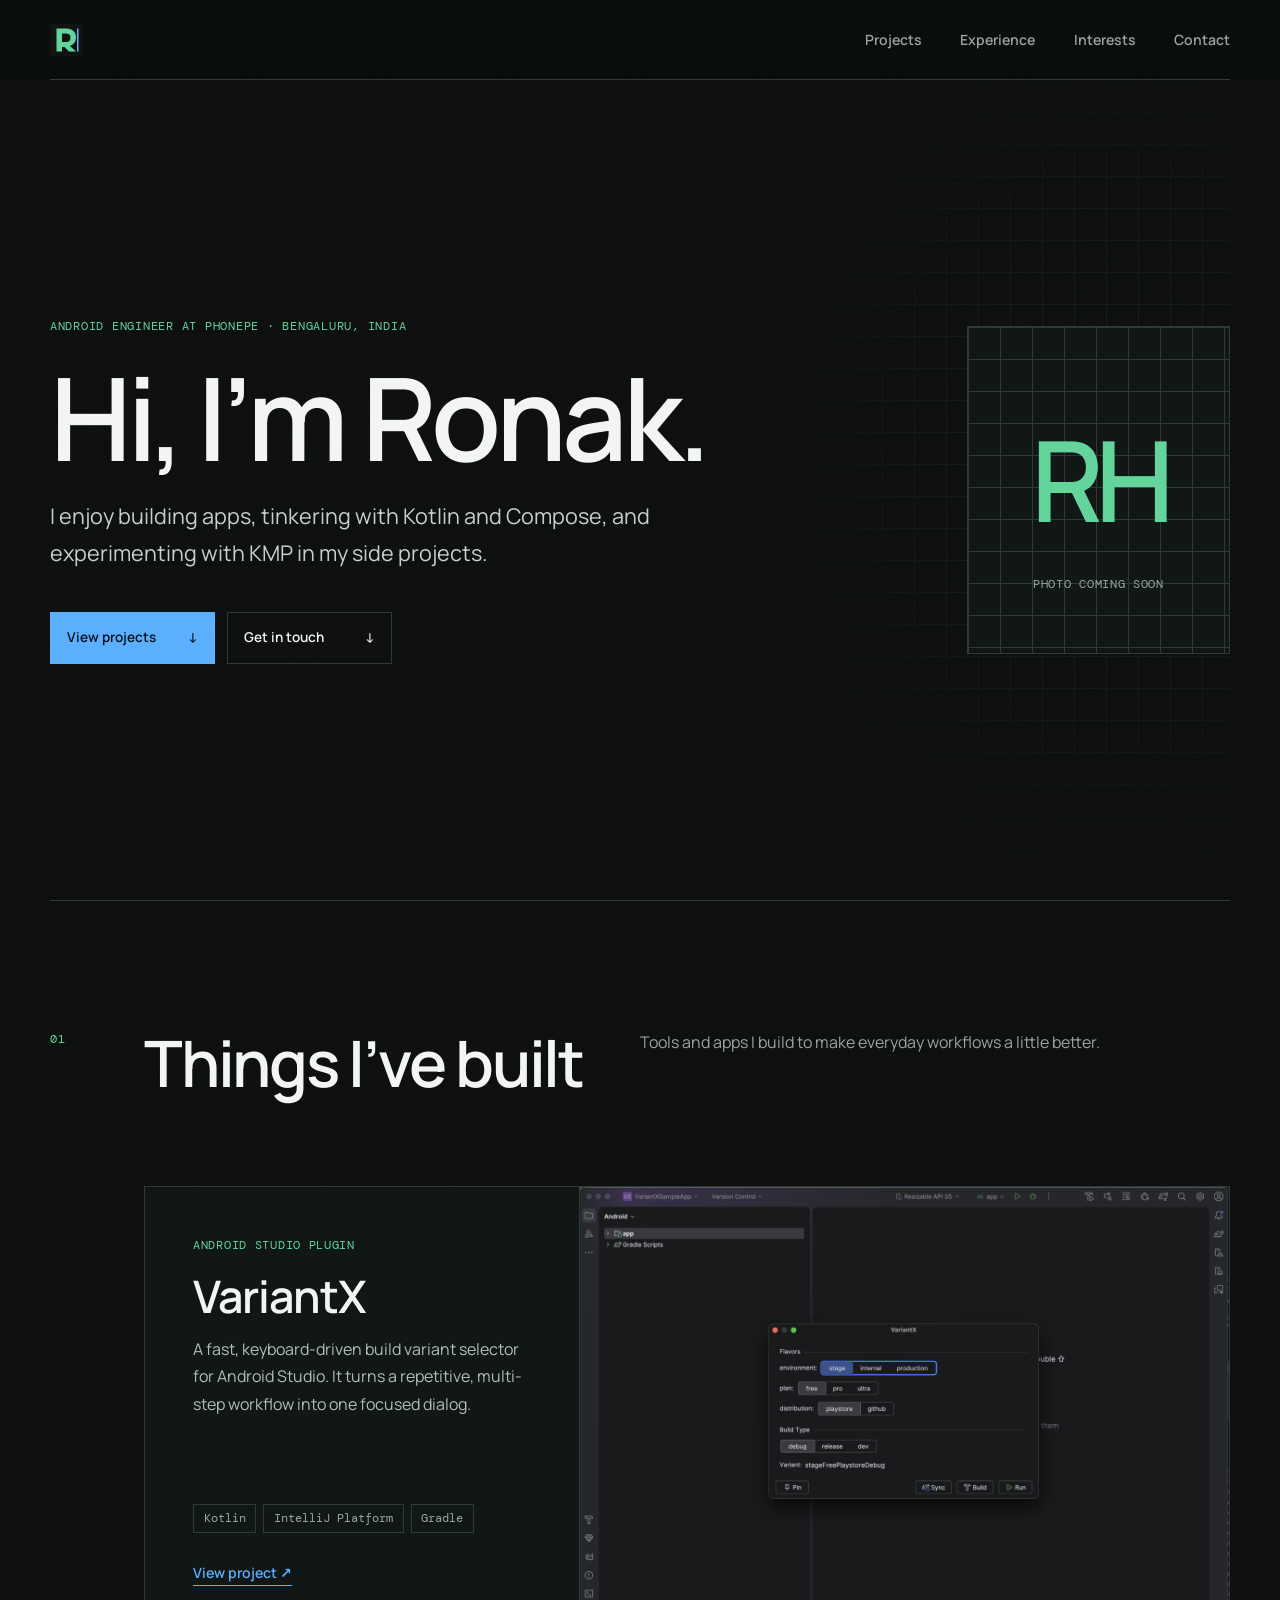
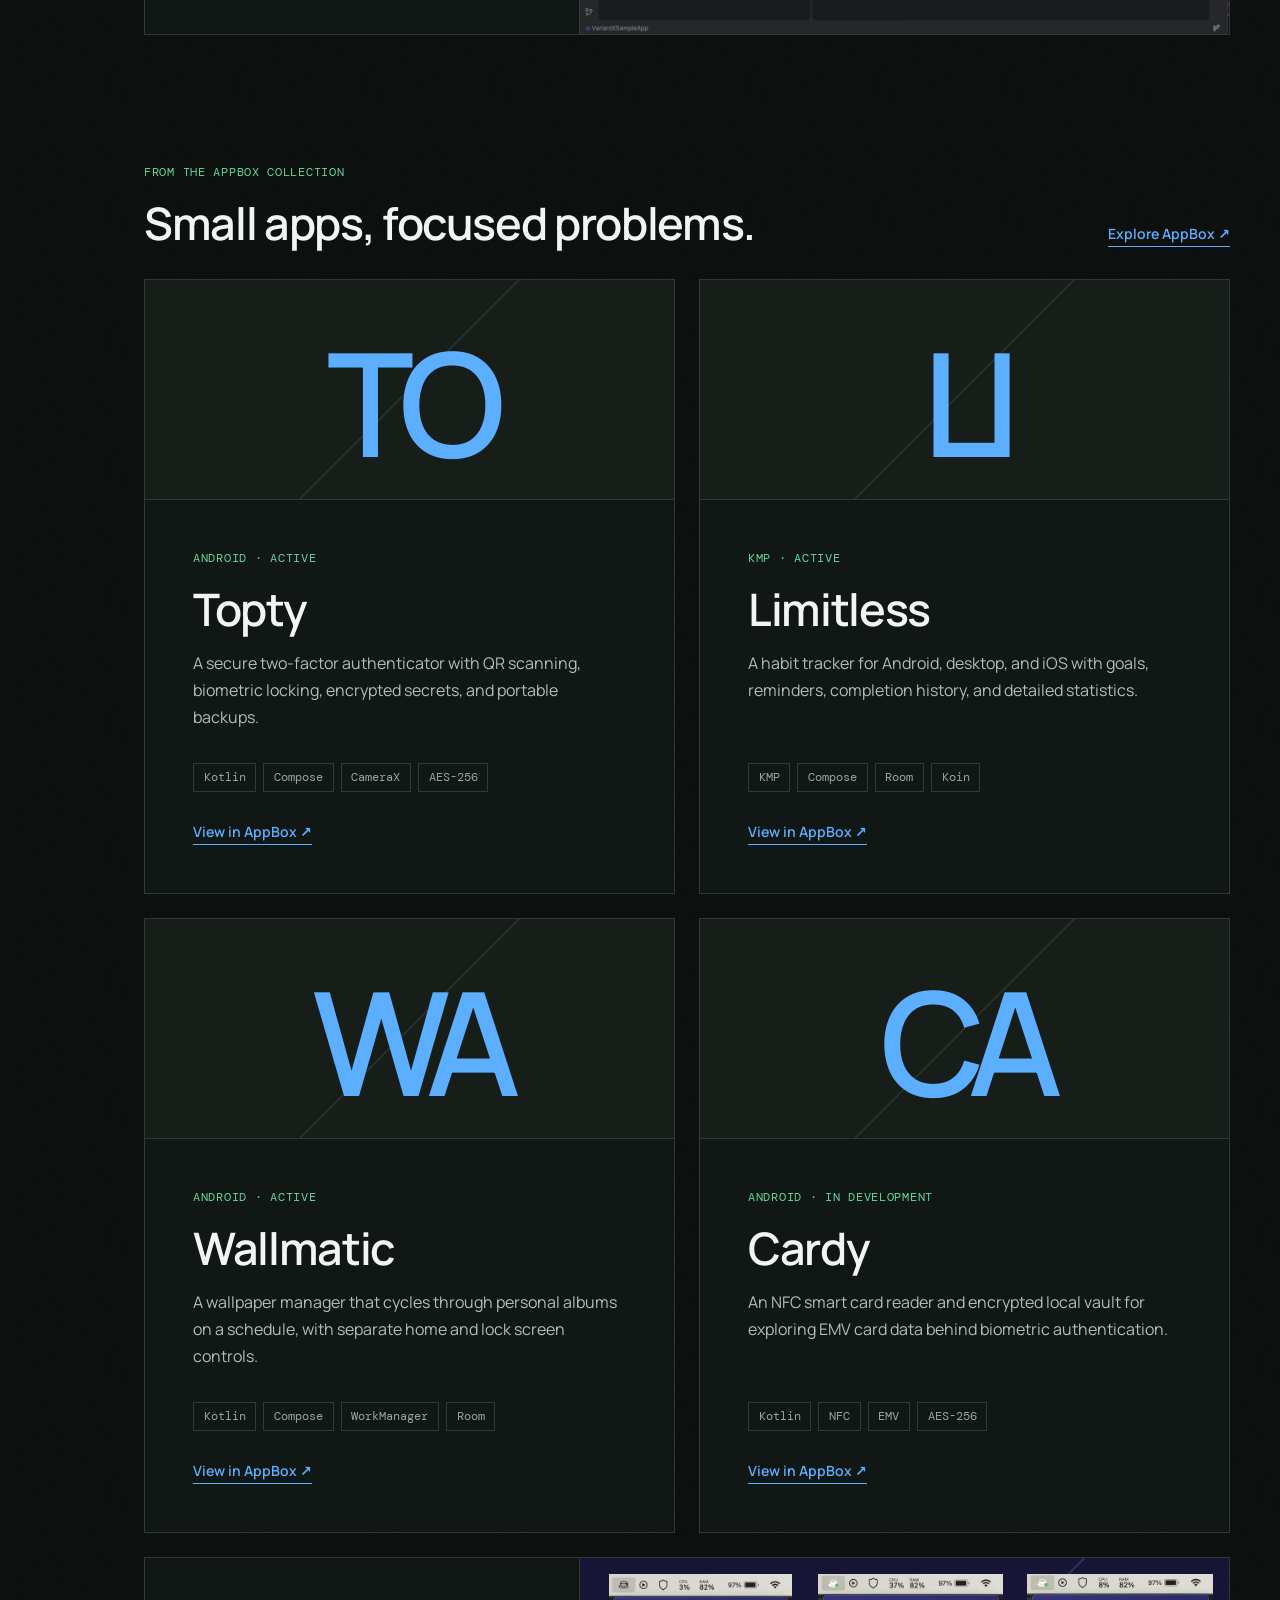
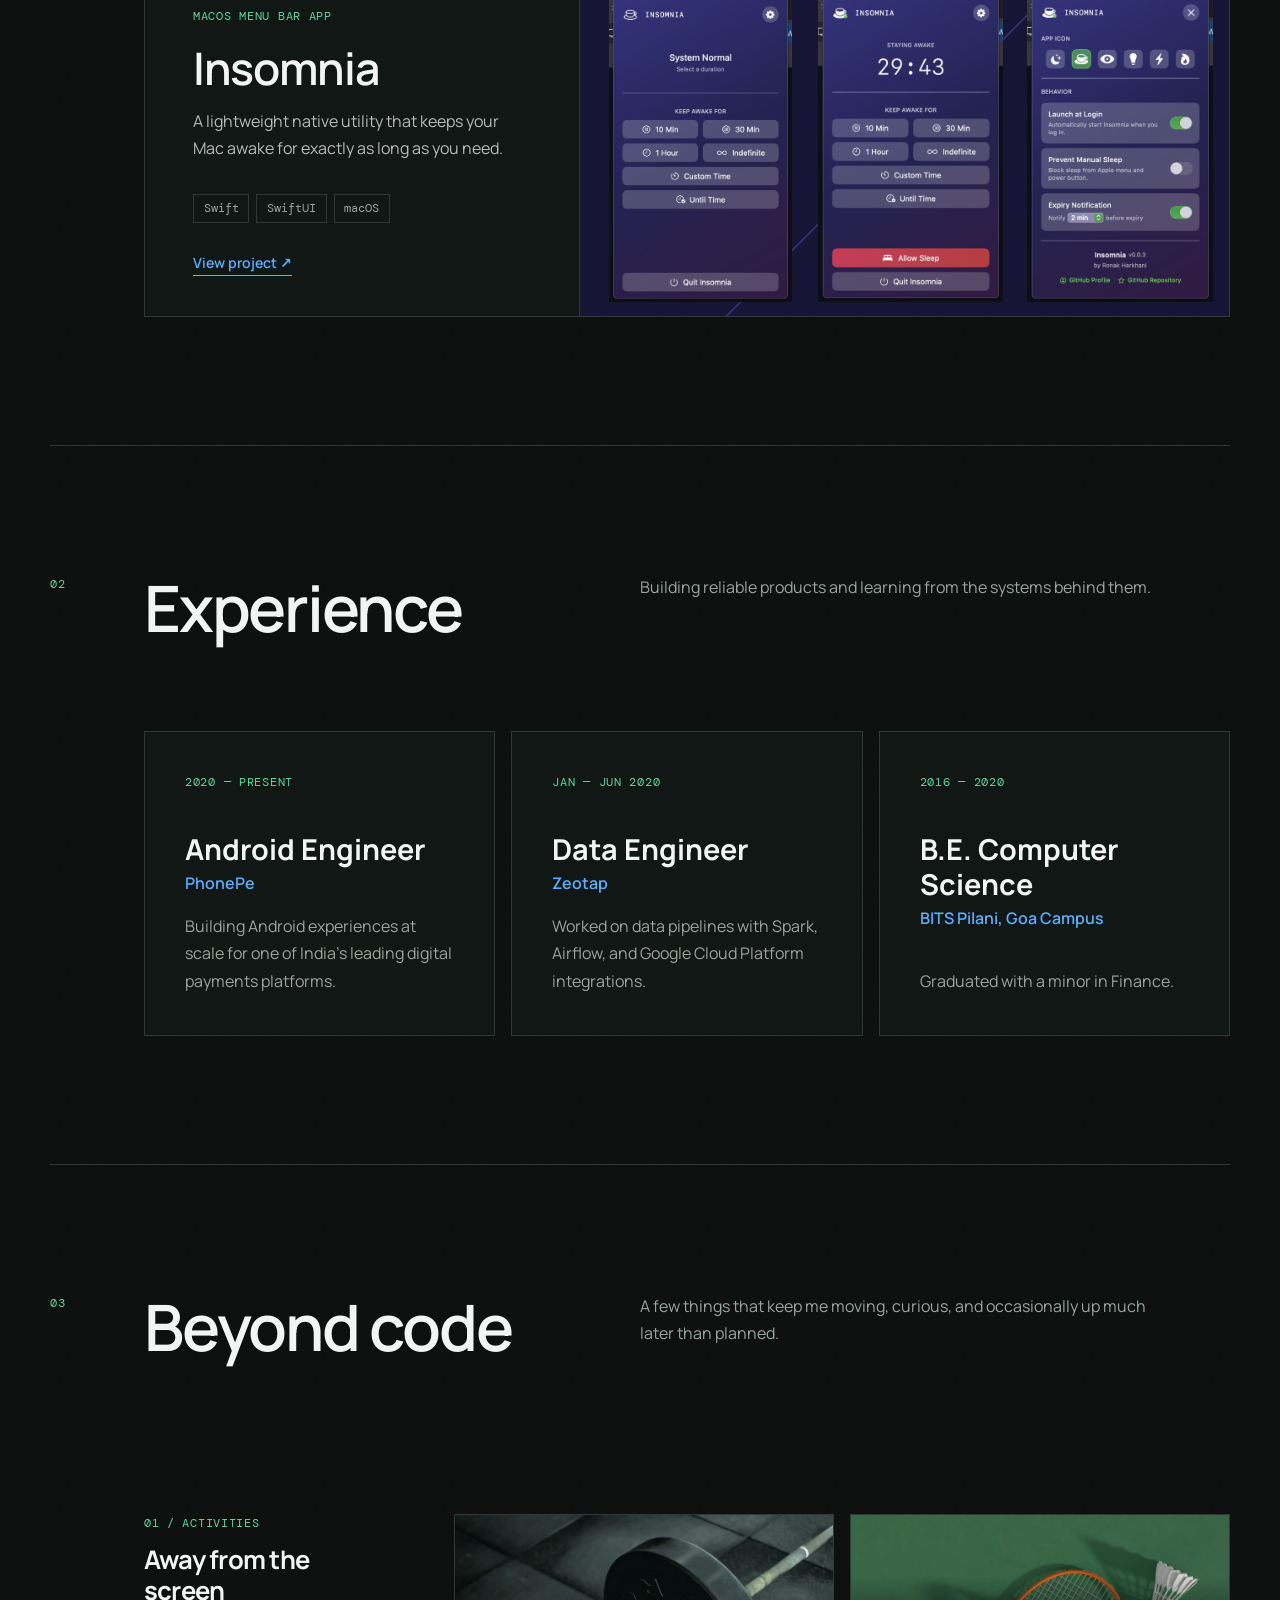
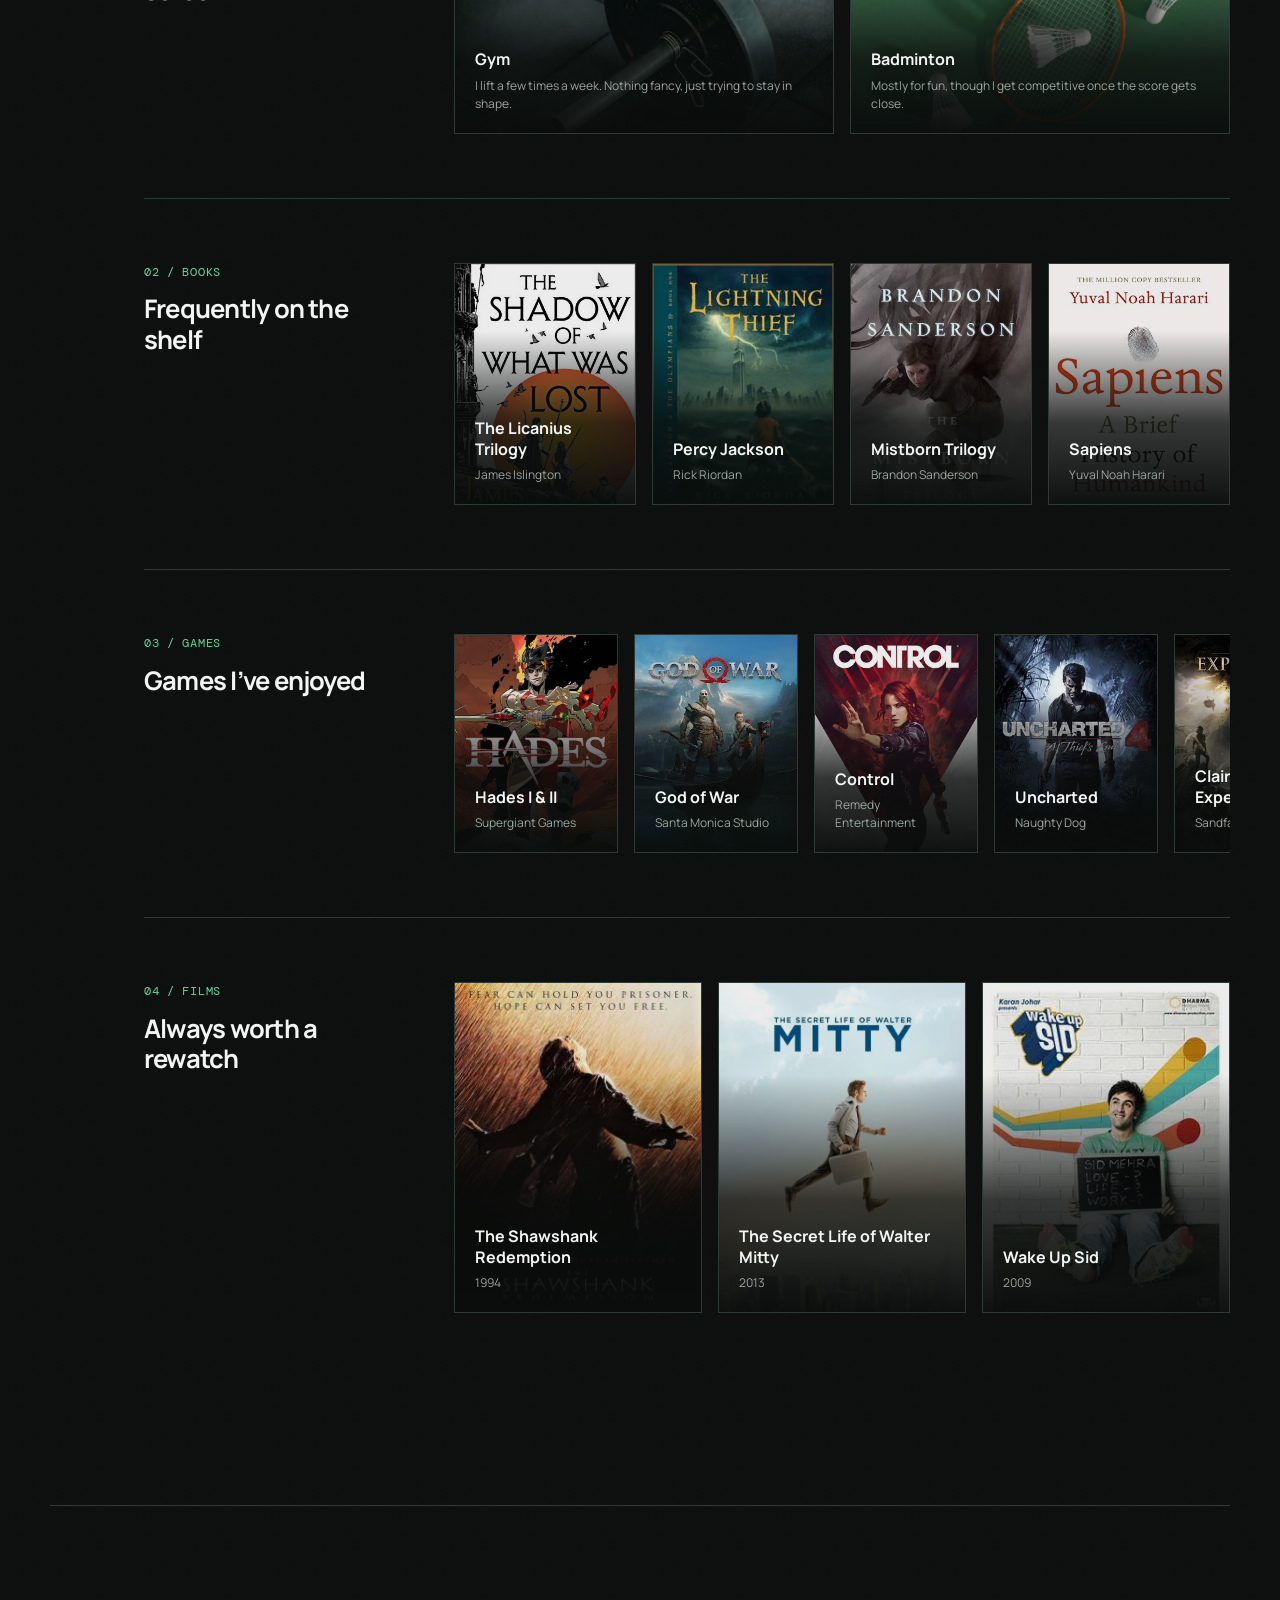
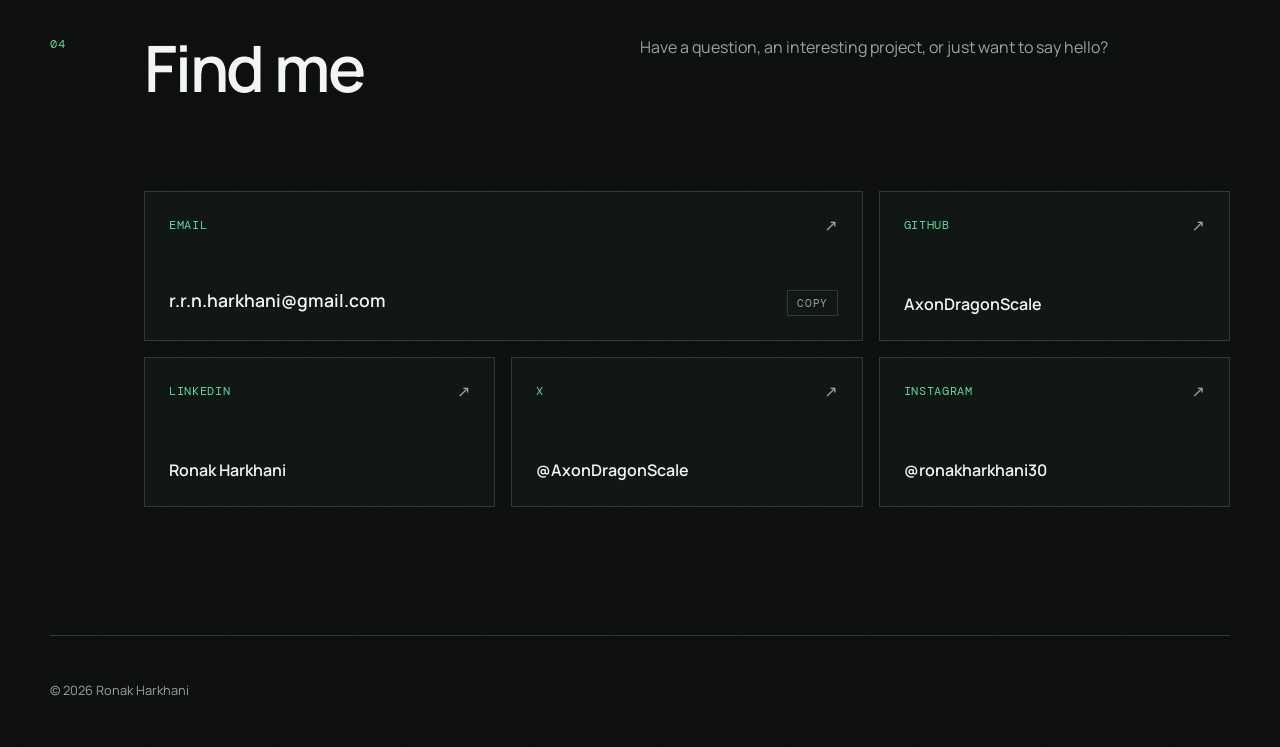
<file: index.html>
<!doctype html>
<html lang="en">
  <head>
    <meta charset="utf-8">
    <meta name="viewport" content="width=device-width, initial-scale=1">
    <meta
      name="description"
      content="Ronak Harkhani is an Android engineer in Bengaluru building mobile apps and developer tools."
    >
    <meta name="theme-color" content="#0a0d0c">
    <meta property="og:title" content="Ronak Harkhani — Android Engineer">
    <meta
      property="og:description"
      content="Android engineer building mobile apps, developer tools, and thoughtful software."
    >
    <meta property="og:type" content="website">
    <meta property="og:url" content="https://axondragonscale.github.io/">
    <meta
      property="og:image"
      content="https://axondragonscale.github.io/assets/social/og.png"
    >
    <meta property="og:image:width" content="1200">
    <meta property="og:image:height" content="630">
    <meta
      property="og:image:alt"
      content="Dark card with Ronak Harkhani in large white type, Android Engineer in green monospace above it, and Bengaluru, India with axondragonscale.github.io below."
    >
    <meta property="og:site_name" content="Ronak Harkhani">
    <meta name="twitter:card" content="summary_large_image">
    <meta name="twitter:title" content="Ronak Harkhani — Android Engineer">
    <meta
      name="twitter:description"
      content="Android engineer building mobile apps, developer tools, and thoughtful software."
    >
    <meta
      name="twitter:image"
      content="https://axondragonscale.github.io/assets/social/og.png"
    >
    <meta
      name="twitter:image:alt"
      content="Dark card with Ronak Harkhani in large white type, Android Engineer in green monospace above it, and Bengaluru, India with axondragonscale.github.io below."
    >
    <title>Ronak Harkhani — Android Engineer</title>
    <link rel="canonical" href="https://axondragonscale.github.io/">
    <link rel="icon" href="favicon-r.svg" type="image/svg+xml">
    <link rel="preconnect" href="https://fonts.googleapis.com">
    <link rel="preconnect" href="https://fonts.gstatic.com" crossorigin>
    <link
      href="https://fonts.googleapis.com/css2?family=DM+Mono:wght@400&family=Manrope:wght@400;600&display=swap"
      rel="stylesheet"
    >
    <link rel="stylesheet" href="styles.css">
    <script src="script.js" defer></script>
  </head>
  <body>
    <a class="skip-link" href="#main">Skip to content</a>

    <header class="site-header">
      <div class="site-header-inner">
        <a class="wordmark" href="#top" aria-label="Ronak Harkhani, home">
          <img src="favicon-r.svg" alt="" width="32" height="32">
        </a>
        <nav aria-label="Primary navigation">
          <a href="#work">Projects</a>
          <a href="#experience">Experience</a>
          <a href="#about">Interests</a>
          <a href="#contact">Contact</a>
        </nav>
      </div>
    </header>

    <main id="main">
      <section class="hero" id="top" aria-labelledby="hero-title">
        <div class="hero-copy">
          <p class="eyebrow">Android Engineer at PhonePe · Bengaluru, India</p>
          <h1 id="hero-title">Hi, I’m Ronak.</h1>
          <p class="hero-intro">
            I enjoy building apps, tinkering with Kotlin and Compose, and
            experimenting with KMP in my side projects.
          </p>
          <div class="actions">
            <a class="button primary" href="#work">View projects <span aria-hidden="true">↓</span></a>
            <a class="button" href="#contact">
              Get in touch <span aria-hidden="true">↓</span>
            </a>
          </div>
        </div>
        <div class="portrait-placeholder" aria-label="Profile photo placeholder">
          <span>RH</span>
          <small>Photo coming soon</small>
        </div>
      </section>

      <section class="section" id="work" aria-labelledby="work-title">
        <p class="section-number">01</p>
        <header class="section-heading">
          <h2 id="work-title">Things I’ve built</h2>
          <p>Tools and apps I build to make everyday workflows a little better.</p>
        </header>

        <article class="project project-featured">
          <div class="project-copy">
            <p class="project-kind">Android Studio plugin</p>
            <h3>VariantX</h3>
            <p>
              A fast, keyboard-driven build variant selector for Android Studio.
              It turns a repetitive, multi-step workflow into one focused dialog.
            </p>
            <ul class="tags" aria-label="Technologies used">
              <li>Kotlin</li>
              <li>IntelliJ Platform</li>
              <li>Gradle</li>
            </ul>
            <a
              class="text-link"
              href="https://github.com/AxonDragonScale/VariantX"
              target="_blank"
              rel="noreferrer"
            >
              View project <span aria-hidden="true">↗</span>
            </a>
          </div>
          <div
            class="project-image"
          >
            <picture>
              <source srcset="assets/projects/variantx-dialog.avif" type="image/avif">
              <img
                src="assets/projects/variantx-dialog.jpg"
                alt="VariantX dialog showing Android flavor and build type controls"
                width="1400"
                height="965"
                loading="lazy"
                decoding="async"
              >
            </picture>
          </div>
        </article>

        <div class="collection-heading">
          <div>
            <p class="project-kind">From the AppBox collection</p>
            <h3>Small apps, focused problems.</h3>
          </div>
          <a
            class="text-link"
            href="https://github.com/AxonDragonScale/AppBox"
            target="_blank"
            rel="noreferrer"
          >
            Explore AppBox <span aria-hidden="true">↗</span>
          </a>
        </div>

        <div class="app-grid">
          <article class="project app-project">
            <div class="project-mark" aria-hidden="true">TO</div>
            <div class="project-copy">
              <p class="project-kind">Android · Active</p>
              <h3>Topty</h3>
              <p>
                A secure two-factor authenticator with QR scanning, biometric
                locking, encrypted secrets, and portable backups.
              </p>
              <ul class="tags" aria-label="Technologies used">
                <li>Kotlin</li>
                <li>Compose</li>
                <li>CameraX</li>
                <li>AES-256</li>
              </ul>
              <a
                class="text-link"
                href="https://github.com/AxonDragonScale/AppBox/tree/main/apps/topty"
                target="_blank"
                rel="noreferrer"
              >
                View in AppBox <span aria-hidden="true">↗</span>
              </a>
            </div>
          </article>

          <article class="project app-project">
            <div class="project-mark" aria-hidden="true">LI</div>
            <div class="project-copy">
              <p class="project-kind">KMP · Active</p>
              <h3>Limitless</h3>
              <p>
                A habit tracker for Android, desktop, and iOS with goals,
                reminders, completion history, and detailed statistics.
              </p>
              <ul class="tags" aria-label="Technologies used">
                <li>KMP</li>
                <li>Compose</li>
                <li>Room</li>
                <li>Koin</li>
              </ul>
              <a
                class="text-link"
                href="https://github.com/AxonDragonScale/AppBox/tree/main/apps/limitless"
                target="_blank"
                rel="noreferrer"
              >
                View in AppBox <span aria-hidden="true">↗</span>
              </a>
            </div>
          </article>

          <article class="project app-project">
            <div class="project-mark" aria-hidden="true">WA</div>
            <div class="project-copy">
              <p class="project-kind">Android · Active</p>
              <h3>Wallmatic</h3>
              <p>
                A wallpaper manager that cycles through personal albums on a
                schedule, with separate home and lock screen controls.
              </p>
              <ul class="tags" aria-label="Technologies used">
                <li>Kotlin</li>
                <li>Compose</li>
                <li>WorkManager</li>
                <li>Room</li>
              </ul>
              <a
                class="text-link"
                href="https://github.com/AxonDragonScale/AppBox/tree/main/apps/wallmatic"
                target="_blank"
                rel="noreferrer"
              >
                View in AppBox <span aria-hidden="true">↗</span>
              </a>
            </div>
          </article>

          <article class="project app-project">
            <div class="project-mark" aria-hidden="true">CA</div>
            <div class="project-copy">
              <p class="project-kind">Android · In development</p>
              <h3>Cardy</h3>
              <p>
                An NFC smart card reader and encrypted local vault for exploring
                EMV card data behind biometric authentication.
              </p>
              <ul class="tags" aria-label="Technologies used">
                <li>Kotlin</li>
                <li>NFC</li>
                <li>EMV</li>
                <li>AES-256</li>
              </ul>
              <a
                class="text-link"
                href="https://github.com/AxonDragonScale/AppBox/tree/main/apps/cardy"
                target="_blank"
                rel="noreferrer"
              >
                View in AppBox <span aria-hidden="true">↗</span>
              </a>
            </div>
          </article>
        </div>

        <article class="project project-featured insomnia-project">
          <div class="project-copy">
            <p class="project-kind">macOS menu bar app</p>
            <h3>Insomnia</h3>
            <p>
              A lightweight native utility that keeps your Mac awake for exactly
              as long as you need.
            </p>
            <ul class="tags" aria-label="Technologies used">
              <li>Swift</li>
              <li>SwiftUI</li>
              <li>macOS</li>
            </ul>
            <a
              class="text-link"
              href="https://github.com/AxonDragonScale/Insomnia"
              target="_blank"
              rel="noreferrer"
            >
              View project <span aria-hidden="true">↗</span>
            </a>
          </div>
          <div
            class="project-image"
          >
            <picture>
              <source srcset="assets/projects/insomnia-home-inactive.avif" type="image/avif">
              <img
                src="assets/projects/insomnia-home-inactive.jpg"
                alt="Insomnia macOS menu bar app ready to start a keep-awake timer"
                width="440"
                height="785"
                loading="lazy"
                decoding="async"
              >
            </picture>
            <picture>
              <source srcset="assets/projects/insomnia-home-active.avif" type="image/avif">
              <img
                src="assets/projects/insomnia-home-active.jpg"
                alt="Insomnia macOS menu bar app showing an active keep-awake timer and duration controls"
                width="440"
                height="779"
                loading="lazy"
                decoding="async"
              >
            </picture>
            <picture>
              <source srcset="assets/projects/insomnia-settings.avif" type="image/avif">
              <img
                src="assets/projects/insomnia-settings.jpg"
                alt="Insomnia settings for notifications, launch behavior, and menu bar appearance"
                width="440"
                height="777"
                loading="lazy"
                decoding="async"
              >
            </picture>
          </div>
        </article>
      </section>

      <section class="section" id="experience" aria-labelledby="experience-title">
        <p class="section-number">02</p>
        <header class="section-heading">
          <h2 id="experience-title">Experience</h2>
          <p>Building reliable products and learning from the systems behind them.</p>
        </header>

        <div class="timeline">
          <article class="timeline-item">
            <p class="timeline-date">2020 — Present</p>
            <div>
              <h3>Android Engineer</h3>
              <p class="organization">PhonePe</p>
              <p>
                Building Android experiences at scale for one of India’s leading
                digital payments platforms.
              </p>
            </div>
          </article>
          <article class="timeline-item">
            <p class="timeline-date">Jan — Jun 2020</p>
            <div>
              <h3>Data Engineer</h3>
              <p class="organization">Zeotap</p>
              <p>
                Worked on data pipelines with Spark, Airflow, and Google Cloud
                Platform integrations.
              </p>
            </div>
          </article>
          <article class="timeline-item">
            <p class="timeline-date">2016 — 2020</p>
            <div>
              <h3>B.E. Computer Science</h3>
              <p class="organization">BITS Pilani, Goa Campus</p>
              <p>Graduated with a minor in Finance.</p>
            </div>
          </article>
        </div>
      </section>

      <section class="section about" id="about" aria-labelledby="about-title">
        <p class="section-number">03</p>
        <header class="section-heading">
          <h2 id="about-title">Beyond code</h2>
          <p>
            A few things that keep me moving, curious, and occasionally up much
            later than planned.
          </p>
        </header>

        <div class="interest-groups">
          <section class="interest-group" aria-labelledby="activities-title">
            <div class="interest-heading">
              <p>01 / Activities</p>
              <h3 id="activities-title">Away from the screen</h3>
            </div>
            <div class="carousel" data-carousel>
              <div
                class="interest-grid activities-grid"
                id="activities-grid"
                role="region"
                aria-label="Activities"
                tabindex="0"
              >
                <article class="interest-card activity-card">
                  <picture>
                    <source srcset="assets/activity/gym.avif" type="image/avif">
                    <img
                      class="interest-image"
                      src="assets/activity/gym.jpg"
                      alt=""
                      width="840"
                      height="560"
                      loading="lazy"
                      decoding="async"
                    >
                  </picture>
                  <h4>Gym</h4>
                  <p>I lift a few times a week. Nothing fancy, just trying to stay in shape.</p>
                </article>
                <article class="interest-card activity-card">
                  <picture>
                    <source srcset="assets/activity/badminton.avif" type="image/avif">
                    <img
                      class="interest-image"
                      src="assets/activity/badminton.jpg"
                      alt=""
                      width="840"
                      height="630"
                      loading="lazy"
                      decoding="async"
                    >
                  </picture>
                  <h4>Badminton</h4>
                  <p>Mostly for fun, though I get competitive once the score gets close.</p>
                </article>
              </div>
            </div>
          </section>

          <section class="interest-group" aria-labelledby="books-title">
            <div class="interest-heading">
              <p>02 / Books</p>
              <h3 id="books-title">Frequently on the shelf</h3>
            </div>
            <div class="carousel" data-carousel>
              <div
                class="interest-grid"
                id="books-grid"
                role="region"
                aria-label="Books"
                tabindex="0"
              >
                <article class="interest-card media-card book-card">
                  <picture>
                    <source srcset="assets/covers/book-licanius.avif" type="image/avif">
                    <img
                      class="interest-image"
                      src="assets/covers/book-licanius.jpg"
                      alt=""
                      width="331"
                      height="500"
                      loading="lazy"
                      decoding="async"
                    >
                  </picture>
                  <h4>
                    <a
                      href="https://www.google.com/search?q=The+Licanius+Trilogy+James+Islington"
                      target="_blank"
                      rel="noreferrer"
                    >The Licanius Trilogy</a>
                  </h4>
                  <p>James Islington</p>
                </article>
                <article class="interest-card media-card book-card">
                  <picture>
                    <source srcset="assets/covers/book-percy-jackson.avif" type="image/avif">
                    <img
                      class="interest-image"
                      src="assets/covers/book-percy-jackson.jpg"
                      alt=""
                      width="238"
                      height="315"
                      loading="lazy"
                      decoding="async"
                    >
                  </picture>
                  <h4>
                    <a
                      href="https://www.google.com/search?q=Percy+Jackson+Rick+Riordan"
                      target="_blank"
                      rel="noreferrer"
                    >Percy Jackson</a>
                  </h4>
                  <p>Rick Riordan</p>
                </article>
                <article class="interest-card media-card book-card">
                  <picture>
                    <source srcset="assets/covers/book-mistborn.avif" type="image/avif">
                    <img
                      class="interest-image"
                      src="assets/covers/book-mistborn.jpg"
                      alt=""
                      width="330"
                      height="500"
                      loading="lazy"
                      decoding="async"
                    >
                  </picture>
                  <h4>
                    <a
                      href="https://www.google.com/search?q=Mistborn+Trilogy+Brandon+Sanderson"
                      target="_blank"
                      rel="noreferrer"
                    >Mistborn Trilogy</a>
                  </h4>
                  <p>Brandon Sanderson</p>
                </article>
                <article class="interest-card media-card book-card">
                  <picture>
                    <source srcset="assets/covers/book-sapiens.avif" type="image/avif">
                    <img
                      class="interest-image"
                      src="assets/covers/book-sapiens.jpg"
                      alt=""
                      width="326"
                      height="500"
                      loading="lazy"
                      decoding="async"
                    >
                  </picture>
                  <h4>
                    <a
                      href="https://www.google.com/search?q=Sapiens+Yuval+Noah+Harari"
                      target="_blank"
                      rel="noreferrer"
                    >Sapiens</a>
                  </h4>
                  <p>Yuval Noah Harari</p>
                </article>
              </div>
            </div>
          </section>

          <section class="interest-group" aria-labelledby="games-title">
            <div class="interest-heading">
              <p>03 / Games</p>
              <h3 id="games-title">Games I’ve enjoyed</h3>
            </div>
            <div class="carousel" data-carousel>
              <div
                class="interest-grid games-grid"
                id="games-grid"
                role="region"
                aria-label="Games"
                tabindex="0"
              >
                <article class="interest-card media-card game-card">
                  <picture>
                    <source srcset="assets/covers/game-hades.avif" type="image/avif">
                    <img
                      class="interest-image"
                      src="assets/covers/game-hades.jpg"
                      alt=""
                      width="273"
                      height="365"
                      loading="lazy"
                      decoding="async"
                    >
                  </picture>
                  <h4>
                    <a
                      href="https://www.google.com/search?q=Hades+I+%26+II+Supergiant+Games"
                      target="_blank"
                      rel="noreferrer"
                    >Hades I & II</a>
                  </h4>
                  <p>Supergiant Games</p>
                </article>
                <article class="interest-card media-card game-card">
                  <picture>
                    <source srcset="assets/covers/game-god-of-war.avif" type="image/avif">
                    <img
                      class="interest-image"
                      src="assets/covers/game-god-of-war.jpg"
                      alt=""
                      width="273"
                      height="364"
                      loading="lazy"
                      decoding="async"
                    >
                  </picture>
                  <h4>
                    <a
                      href="https://www.google.com/search?q=God+of+War+Santa+Monica+Studio"
                      target="_blank"
                      rel="noreferrer"
                    >God of War</a>
                  </h4>
                  <p>Santa Monica Studio</p>
                </article>
                <article class="interest-card media-card game-card">
                  <picture>
                    <source srcset="assets/covers/game-control.avif" type="image/avif">
                    <img
                      class="interest-image"
                      src="assets/covers/game-control.jpg"
                      alt=""
                      width="273"
                      height="365"
                      loading="lazy"
                      decoding="async"
                    >
                  </picture>
                  <h4>
                    <a
                      href="https://www.google.com/search?q=Control+game+Remedy+Entertainment"
                      target="_blank"
                      rel="noreferrer"
                    >Control</a>
                  </h4>
                  <p>Remedy Entertainment</p>
                </article>
                <article class="interest-card media-card game-card">
                  <picture>
                    <source srcset="assets/covers/game-uncharted.avif" type="image/avif">
                    <img
                      class="interest-image"
                      src="assets/covers/game-uncharted.jpg"
                      alt=""
                      width="275"
                      height="361"
                      loading="lazy"
                      decoding="async"
                    >
                  </picture>
                  <h4>
                    <a
                      href="https://www.google.com/search?q=Uncharted+Naughty+Dog"
                      target="_blank"
                      rel="noreferrer"
                    >Uncharted</a>
                  </h4>
                  <p>Naughty Dog</p>
                </article>
                <article class="interest-card media-card game-card">
                  <picture>
                    <source srcset="assets/covers/game-clair-obscur.avif" type="image/avif">
                    <img
                      class="interest-image"
                      src="assets/covers/game-clair-obscur.jpg"
                      alt=""
                      width="272"
                      height="366"
                      loading="lazy"
                      decoding="async"
                    >
                  </picture>
                  <h4>
                    <a
                      href="https://www.google.com/search?q=Clair+Obscur+Expedition+33"
                      target="_blank"
                      rel="noreferrer"
                    >Clair Obscur: Expedition 33</a>
                  </h4>
                  <p>Sandfall Interactive</p>
                </article>
                <article class="interest-card media-card game-card">
                  <picture>
                    <source srcset="assets/covers/game-hi-fi-rush.avif" type="image/avif">
                    <img
                      class="interest-image"
                      src="assets/covers/game-hi-fi-rush.jpg"
                      alt=""
                      width="273"
                      height="365"
                      loading="lazy"
                      decoding="async"
                    >
                  </picture>
                  <h4>
                    <a
                      href="https://www.google.com/search?q=Hi-Fi+Rush"
                      target="_blank"
                      rel="noreferrer"
                    >Hi-Fi Rush</a>
                  </h4>
                  <p>Tango Gameworks</p>
                </article>
                <article class="interest-card media-card game-card">
                  <picture>
                    <source srcset="assets/covers/game-ori.avif" type="image/avif">
                    <img
                      class="interest-image"
                      src="assets/covers/game-ori.jpg"
                      alt=""
                      width="273"
                      height="365"
                      loading="lazy"
                      decoding="async"
                    >
                  </picture>
                  <h4>
                    <a
                      href="https://www.google.com/search?q=Ori+and+the+Blind+Forest"
                      target="_blank"
                      rel="noreferrer"
                    >Ori and the Blind Forest</a>
                  </h4>
                  <p>Moon Studios</p>
                </article>
                <article class="interest-card media-card game-card">
                  <picture>
                    <source srcset="assets/covers/game-resident-evil.avif" type="image/avif">
                    <img
                      class="interest-image"
                      src="assets/covers/game-resident-evil.jpg"
                      alt=""
                      width="259"
                      height="388"
                      loading="lazy"
                      decoding="async"
                    >
                  </picture>
                  <h4>
                    <a
                      href="https://www.google.com/search?q=Resident+Evil+game+series"
                      target="_blank"
                      rel="noreferrer"
                    >Resident Evil</a>
                  </h4>
                  <p>Capcom</p>
                </article>
                <article class="interest-card media-card game-card">
                  <picture>
                    <source srcset="assets/covers/game-tomb-raider.avif" type="image/avif">
                    <img
                      class="interest-image"
                      src="assets/covers/game-tomb-raider.jpg"
                      alt=""
                      width="273"
                      height="365"
                      loading="lazy"
                      decoding="async"
                    >
                  </picture>
                  <h4>
                    <a
                      href="https://www.google.com/search?q=Tomb+Raider+game+series"
                      target="_blank"
                      rel="noreferrer"
                    >Tomb Raider</a>
                  </h4>
                  <p>Crystal Dynamics</p>
                </article>
              </div>
            </div>
          </section>

          <section class="interest-group" aria-labelledby="films-title">
            <div class="interest-heading">
              <p>04 / Films</p>
              <h3 id="films-title">Always worth a rewatch</h3>
            </div>
            <div class="carousel" data-carousel>
              <div
                class="interest-grid films-grid"
                id="films-grid"
                role="region"
                aria-label="Films"
                tabindex="0"
              >
                <article class="interest-card media-card film-card">
                  <picture>
                    <source srcset="assets/covers/film-shawshank.avif" type="image/avif">
                    <img
                      class="interest-image"
                      src="assets/covers/film-shawshank.jpg"
                      alt=""
                      width="248"
                      height="372"
                      loading="lazy"
                      decoding="async"
                    >
                  </picture>
                  <h4>
                    <a
                      href="https://www.google.com/search?q=The+Shawshank+Redemption"
                      target="_blank"
                      rel="noreferrer"
                    >The Shawshank Redemption</a>
                  </h4>
                  <p>1994</p>
                </article>
                <article class="interest-card media-card film-card">
                  <picture>
                    <source srcset="assets/covers/film-walter-mitty.avif" type="image/avif">
                    <img
                      class="interest-image"
                      src="assets/covers/film-walter-mitty.jpg"
                      alt=""
                      width="560"
                      height="838"
                      loading="lazy"
                      decoding="async"
                    >
                  </picture>
                  <h4>
                    <a
                      href="https://www.google.com/search?q=The+Secret+Life+of+Walter+Mitty+2013"
                      target="_blank"
                      rel="noreferrer"
                    >The Secret Life of Walter Mitty</a>
                  </h4>
                  <p>2013</p>
                </article>
                <article class="interest-card media-card film-card">
                  <picture>
                    <source srcset="assets/covers/film-wake-up-sid.avif" type="image/avif">
                    <img
                      class="interest-image"
                      src="assets/covers/film-wake-up-sid.jpg"
                      alt=""
                      width="263"
                      height="379"
                      loading="lazy"
                      decoding="async"
                    >
                  </picture>
                  <h4>
                    <a
                      href="https://www.google.com/search?q=Wake+Up+Sid+2009"
                      target="_blank"
                      rel="noreferrer"
                    >Wake Up Sid</a>
                  </h4>
                  <p>2009</p>
                </article>
              </div>
            </div>
          </section>
        </div>
      </section>

      <section class="section" id="contact" aria-labelledby="contact-title">
        <p class="section-number">04</p>
        <header class="section-heading">
          <h2 id="contact-title">Find me</h2>
          <p>Have a question, an interesting project, or just want to say hello?</p>
        </header>

        <div class="contact-grid">
          <div class="contact-link-card contact-email">
            <span>Email</span>
            <div class="contact-email-body">
              <div class="contact-email-row">
                <a
                  class="contact-email-link"
                  href="mailto:r.r.n.harkhani@gmail.com"
                >
                  <strong>r.r.n.harkhani@gmail.com</strong>
                </a>
                <button
                  class="copy-email"
                  type="button"
                  data-copy="r.r.n.harkhani@gmail.com"
                >
                  Copy
                </button>
              </div>
              <p class="mail-fallback" data-mail-fallback role="status" hidden>
                No mail app opened. Compose in
                <a
                  href="https://mail.google.com/mail/?view=cm&amp;fs=1&amp;to=r.r.n.harkhani@gmail.com"
                  target="_blank"
                  rel="noreferrer"
                >Gmail</a>
                or
                <a
                  href="https://outlook.live.com/mail/0/deeplink/compose?to=r.r.n.harkhani@gmail.com"
                  target="_blank"
                  rel="noreferrer"
                >Outlook</a>.
              </p>
            </div>
            <span class="copy-status" role="status" aria-live="polite"></span>
          </div>
          <a
            class="contact-link-card"
            href="https://github.com/AxonDragonScale"
            target="_blank"
            rel="noreferrer"
          >
            <span>GitHub</span>
            <strong>AxonDragonScale</strong>
          </a>
          <a
            class="contact-link-card"
            href="https://linkedin.com/in/ronak-harkhani"
            target="_blank"
            rel="noreferrer"
          >
            <span>LinkedIn</span>
            <strong>Ronak Harkhani</strong>
          </a>
          <a
            class="contact-link-card"
            href="https://x.com/AxonDragonScale"
            target="_blank"
            rel="noreferrer"
          >
            <span>X</span>
            <strong>@AxonDragonScale</strong>
          </a>
          <a
            class="contact-link-card"
            href="https://www.instagram.com/ronakharkhani30/"
            target="_blank"
            rel="noreferrer"
          >
            <span>Instagram</span>
            <strong>@ronakharkhani30</strong>
          </a>
        </div>
      </section>
    </main>

    <footer>
      <p>© 2026 Ronak Harkhani</p>
    </footer>
  </body>
</html>
</file>
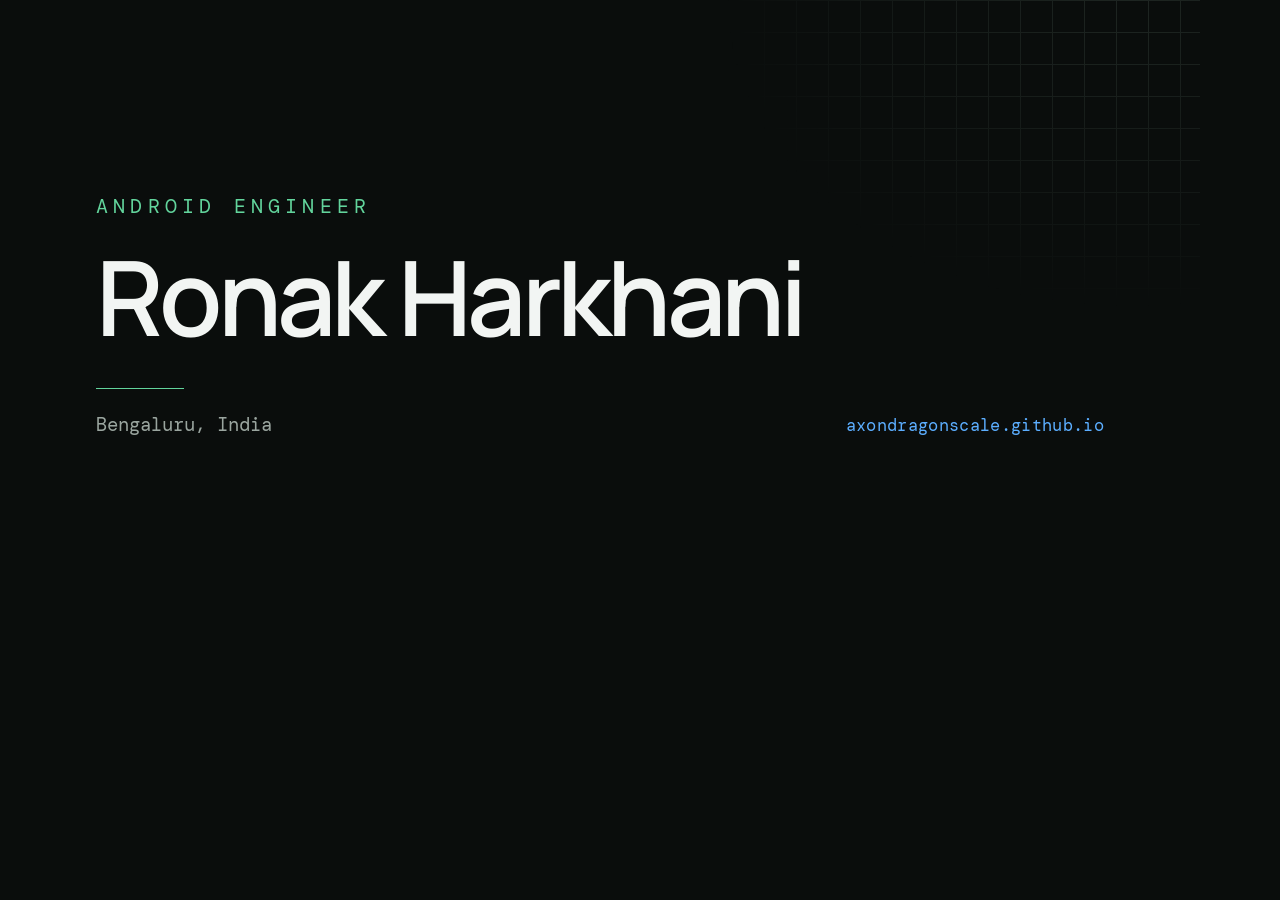
<file: assets/social/og.html>
<!doctype html>
<!-- Generator for assets/social/og.png; see assets/CREDITS.md. Not a page of the site. -->
<html lang="en">
  <head>
    <meta charset="utf-8">
    <meta name="robots" content="noindex">
    <title>Social sharing card generator</title>
    <link rel="preconnect" href="https://fonts.googleapis.com">
    <link rel="preconnect" href="https://fonts.gstatic.com" crossorigin>
    <link
      href="https://fonts.googleapis.com/css2?family=DM+Mono:wght@400&family=Manrope:wght@400;600&display=swap"
      rel="stylesheet"
    >
    <style>
      :root {
        --background: #0a0d0c;
        --text: #f2f5f3;
        --muted: #9aa59f;
        --line: #2f3a34;
        --green: #62d49c;
        --blue: #5caeff;
      }

      * {
        box-sizing: border-box;
      }

      html,
      body {
        width: 1200px;
        height: 630px;
        margin: 0;
        overflow: hidden;
        background: var(--background);
      }

      body {
        color: var(--text);
        font-family: "Manrope", system-ui, sans-serif;
        -webkit-font-smoothing: antialiased;
      }

      .card {
        position: relative;
        width: 1200px;
        height: 630px;
        overflow: hidden;
      }

      /* The site's 32px grid, masked into the top-right corner. */
      .grid {
        position: absolute;
        top: -64px;
        right: -64px;
        width: 820px;
        height: 560px;
        background-image:
          linear-gradient(var(--line) 1px, transparent 1px),
          linear-gradient(90deg, var(--line) 1px, transparent 1px);
        background-size: 32px 32px;
        opacity: 0.55;
        -webkit-mask-image: radial-gradient(
          ellipse 62% 68% at 84% 12%,
          black 0%,
          rgb(0 0 0 / 45%) 52%,
          transparent 80%
        );
        mask-image: radial-gradient(
          ellipse 62% 68% at 84% 12%,
          black 0%,
          rgb(0 0 0 / 45%) 52%,
          transparent 80%
        );
      }

      .content {
        position: absolute;
        top: 50%;
        right: 96px;
        left: 96px;
        transform: translateY(-50%);
      }

      .eyebrow {
        margin: 0 0 28px;
        color: var(--green);
        font-family: "DM Mono", monospace;
        font-size: 20px;
        font-weight: 400;
        letter-spacing: 0.26em;
        line-height: 1;
        text-transform: uppercase;
      }

      h1 {
        margin: 0;
        font-size: 104px;
        font-weight: 600;
        letter-spacing: -0.045em;
        line-height: 1;
      }

      .rule {
        width: 88px;
        height: 1px;
        margin: 40px 0 26px;
        background: var(--green);
      }

      .meta {
        display: flex;
        align-items: baseline;
        justify-content: space-between;
        font-family: "DM Mono", monospace;
        font-size: 19px;
        line-height: 1;
      }

      .place {
        color: var(--muted);
      }

      .url {
        color: var(--blue);
        font-size: 17px;
        letter-spacing: 0.02em;
      }
    </style>
  </head>
  <body>
    <div class="card">
      <div class="grid" aria-hidden="true"></div>
      <div class="content">
        <p class="eyebrow">Android Engineer</p>
        <h1>Ronak Harkhani</h1>
        <div class="rule" aria-hidden="true"></div>
        <div class="meta">
          <span class="place">Bengaluru, India</span>
          <span class="url">axondragonscale.github.io</span>
        </div>
      </div>
    </div>
  </body>
</html>
</file>
<file: styles.css>
:root {
  color-scheme: dark;
  --background: #0a0d0c;
  --surface: #111714;
  --surface-raised: #171e1a;
  --text: #f2f5f3;
  --text-lead: #c8d0cc;
  --text-body: #b3bdb8;
  --muted: #9aa59f;
  --line: #2f3a34;
  --blue: #5caeff;
  --blue-hover: #8ac7ff;
  --blue-strong: #87c4ff;
  --on-blue: #06111a;
  --green: #62d49c;
  --insomnia-surface: #171535;
  --insomnia-line: #3b377c;
  --scrim: 10 13 12;
  --page-width: 1180px;
  /* Static inline grain; the SVG carries its own 3% opacity. */
  --grain: url("data:image/svg+xml,%3Csvg xmlns='http://www.w3.org/2000/svg' width='128' height='128'%3E%3Cfilter id='grain'%3E%3CfeTurbulence type='fractalNoise' baseFrequency='0.9' numOctaves='4' stitchTiles='stitch'/%3E%3CfeColorMatrix type='saturate' values='0'/%3E%3C/filter%3E%3Crect width='100%25' height='100%25' filter='url(%23grain)' opacity='0.03'/%3E%3C/svg%3E");
}

* {
  box-sizing: border-box;
}

html {
  scroll-behavior: smooth;
  scroll-padding-top: 7rem;
  scrollbar-color: var(--line) var(--background);
  scrollbar-width: thin;
}

html::-webkit-scrollbar {
  width: 8px;
  height: 8px;
}

html::-webkit-scrollbar-track {
  background: var(--background);
}

html::-webkit-scrollbar-thumb {
  background: var(--line);
}

::selection {
  background: var(--green);
  color: var(--background);
}

body {
  margin: 0;
  background-color: var(--background);
  background-image: var(--grain);
  color: var(--text);
  font-family: "Manrope", system-ui, sans-serif;
  font-size: 16px;
  line-height: 1.7;
}

a {
  color: inherit;
  text-decoration: none;
}

a:focus-visible {
  outline: 2px solid var(--green);
  outline-offset: 5px;
}

img {
  display: block;
  max-width: 100%;
}

picture {
  display: contents;
}

.skip-link {
  position: fixed;
  z-index: 10;
  top: 1rem;
  left: 1rem;
  padding: 0.7rem 1rem;
  background: var(--text);
  color: var(--background);
  transform: translateY(-200%);
}

.skip-link:focus {
  transform: translateY(0);
}

.site-header-inner,
main,
footer {
  width: min(calc(100% - 3rem), var(--page-width));
  margin-inline: auto;
}

.site-header {
  position: sticky;
  top: 0;
  z-index: 5;
  background-color: rgb(var(--scrim) / 88%);
  -webkit-backdrop-filter: blur(14px);
  backdrop-filter: blur(14px);
}

.site-header-inner {
  display: flex;
  align-items: center;
  justify-content: space-between;
  min-height: 5rem;
  border-bottom: 1px solid var(--line);
  transition: border-color 220ms ease;
}

.site-header.is-stuck .site-header-inner {
  border-bottom-color: color-mix(in srgb, var(--line), var(--muted) 40%);
}

.eyebrow,
.section-number,
.project-kind,
.timeline-date {
  font-family: "DM Mono", monospace;
  letter-spacing: 0.06em;
  text-transform: uppercase;
}

.wordmark {
  display: block;
  width: 32px;
  height: 32px;
}

.site-header nav {
  display: flex;
  gap: clamp(1rem, 3vw, 2.5rem);
  font-size: 0.88rem;
  font-weight: 600;
}

.site-header nav a {
  position: relative;
  color: var(--muted);
  transition: color 160ms ease;
}

.site-header nav a::after {
  position: absolute;
  right: 0;
  bottom: -0.35rem;
  left: 0;
  height: 1px;
  background: var(--green);
  content: "";
  transform: scaleX(0);
  transform-origin: right;
  transition: transform 180ms ease;
}

.site-header nav a:hover {
  color: var(--text);
}

.site-header nav a[aria-current="location"] {
  color: var(--text);
}

.site-header nav a:hover::after,
.site-header nav a:focus-visible::after,
.site-header nav a[aria-current="location"]::after {
  transform: scaleX(1);
  transform-origin: left;
}

.hero {
  position: relative;
  display: grid;
  grid-template-columns: minmax(0, 1.5fr) minmax(260px, 0.5fr);
  gap: clamp(3rem, 10vw, 8rem);
  align-items: center;
  min-height: calc(100vh - 5rem);
  padding-block: 6rem;
  overflow: hidden;
  isolation: isolate;
}

.hero::before {
  position: absolute;
  inset: -32px;
  z-index: -1;
  background-image:
    linear-gradient(var(--line) 1px, transparent 1px),
    linear-gradient(90deg, var(--line) 1px, transparent 1px);
  background-size: 32px 32px;
  content: "";
  opacity: 0.45;
  pointer-events: none;
  -webkit-mask-image: radial-gradient(
    ellipse 34% 62% at 88% 46%,
    black 0%,
    rgb(0 0 0 / 40%) 52%,
    transparent 78%
  );
  mask-image: radial-gradient(
    ellipse 34% 62% at 88% 46%,
    black 0%,
    rgb(0 0 0 / 40%) 52%,
    transparent 78%
  );
  animation: hero-grid-drift 80s linear infinite;
}

.hero-copy > * {
  animation: enter 600ms cubic-bezier(0.22, 1, 0.36, 1) both;
}

.hero-copy > :nth-child(2) {
  animation-delay: 80ms;
}

.hero-copy > :nth-child(3) {
  animation-delay: 160ms;
}

.hero-copy > :nth-child(4) {
  animation-delay: 240ms;
}

.eyebrow {
  margin: 0 0 1.5rem;
  color: var(--green);
  font-size: 0.78rem;
}

h1,
h2,
h3,
p {
  margin-top: 0;
}

h1 {
  max-width: 10ch;
  margin-bottom: 1.5rem;
  font-size: clamp(3.5rem, 9vw, 7.7rem);
  font-weight: 600;
  letter-spacing: -0.045em;
  line-height: 0.98;
}

.hero-intro {
  max-width: 650px;
  margin-bottom: 2.5rem;
  color: var(--text-lead);
  font-size: clamp(1.1rem, 2vw, 1.35rem);
}

.actions {
  display: flex;
  flex-wrap: wrap;
  gap: 0.75rem;
}

.button {
  display: inline-flex;
  align-items: center;
  justify-content: space-between;
  min-width: 165px;
  padding: 0.85rem 1rem;
  border: 1px solid var(--line);
  font-size: 0.85rem;
  font-weight: 600;
  transition:
    border-color 160ms ease,
    background 160ms ease,
    transform 160ms ease;
}

.button span,
.text-link span {
  transition: transform 160ms ease;
}

.button:hover span {
  transform: translateY(2px);
}

.button:hover {
  border-color: var(--muted);
  background: var(--surface);
  transform: translateY(-2px);
}

.button.primary {
  border-color: var(--blue);
  background: var(--blue);
  color: var(--on-blue);
}

.button.primary:hover {
  border-color: var(--blue-strong);
  background: var(--blue-strong);
}

.portrait-placeholder {
  display: grid;
  aspect-ratio: 4 / 5;
  border: 1px solid var(--line);
  background:
    linear-gradient(var(--line) 1px, transparent 1px),
    linear-gradient(90deg, var(--line) 1px, transparent 1px),
    var(--surface);
  background-size: 32px 32px;
  place-content: center;
  text-align: center;
  animation: enter 700ms 160ms cubic-bezier(0.22, 1, 0.36, 1) both;
}

.portrait-placeholder span {
  color: var(--green);
  font-size: clamp(4rem, 10vw, 7rem);
  font-weight: 600;
  letter-spacing: -0.08em;
}

.portrait-placeholder small {
  color: var(--muted);
  font-family: "DM Mono", monospace;
  font-size: 0.72rem;
  letter-spacing: 0.06em;
  text-transform: uppercase;
}

.section {
  display: grid;
  grid-template-columns: 70px minmax(0, 1fr);
  column-gap: 1.5rem;
  align-items: start;
  padding-block: clamp(5rem, 10vw, 9rem);
  border-top: 1px solid var(--line);
}

.section > * {
  grid-column: 2;
}

/* The number sits in its own gutter and stays with you through the section. */
.section > .section-number {
  position: sticky;
  top: calc(5rem + 2rem);
  grid-column: 1;
  grid-row: 1 / -1;
  margin-bottom: 0;
}

.section-heading {
  display: grid;
  grid-template-columns: minmax(220px, 0.8fr) minmax(280px, 1fr);
  gap: 1.5rem;
  align-items: start;
  margin-bottom: clamp(3rem, 7vw, 6rem);
}

.section-number,
.project-kind,
.timeline-date {
  color: var(--green);
  font-size: 0.74rem;
}

h2 {
  margin-bottom: 0;
  font-size: clamp(2.25rem, 5vw, 4rem);
  font-weight: 600;
  letter-spacing: -0.035em;
  line-height: 1.05;
}

.section-heading > p:last-child {
  max-width: 540px;
  margin-bottom: 0;
  color: var(--muted);
}

.project {
  position: relative;
  overflow: hidden;
  border: 1px solid var(--line);
  background: var(--surface);
  transition:
    border-color 180ms ease,
    box-shadow 180ms ease,
    transform 180ms ease,
    opacity 550ms ease var(--reveal-delay, 0ms),
    translate 550ms cubic-bezier(0.22, 1, 0.36, 1) var(--reveal-delay, 0ms);
}

.project-featured {
  display: grid;
  grid-template-columns: minmax(280px, 0.8fr) minmax(420px, 1.2fr);
  margin-bottom: 1.5rem;
}

.project-copy {
  display: flex;
  flex-direction: column;
  align-items: flex-start;
  padding: clamp(1.5rem, 4vw, 3rem);
}

.project-copy h3 {
  margin-bottom: 1rem;
  font-size: clamp(1.7rem, 4vw, 2.8rem);
  font-weight: 600;
  letter-spacing: -0.03em;
  line-height: 1.1;
}

.project-copy > p:not(.project-kind) {
  color: var(--text-body);
}

.project-kind {
  margin-bottom: 1rem;
}

.project-image {
  display: grid;
  min-height: 330px;
  overflow: hidden;
  border-left: 1px solid var(--line);
  background: var(--surface-raised);
  place-items: center;
}

.project-image img {
  width: 100%;
  height: 100%;
  object-fit: contain;
  transition: transform 300ms ease;
}

.project:hover .project-image img {
  transform: scale(1.04);
}

.project-grid {
  display: grid;
  grid-template-columns: repeat(2, minmax(0, 1fr));
  gap: 1.5rem;
}

.project-grid .project,
.app-project {
  display: flex;
  flex-direction: column;
}

.project-grid .project-copy,
.app-project .project-copy {
  flex: 1;
}

.project-grid .project-image {
  height: 360px;
  border: 0;
  border-bottom: 1px solid var(--line);
}

.project-mark {
  display: grid;
  height: 360px;
  border-bottom: 1px solid var(--line);
  background:
    linear-gradient(135deg, transparent 49.8%, var(--line) 50%, transparent 50.2%),
    var(--surface-raised);
  color: var(--blue);
  font-size: clamp(5rem, 12vw, 9rem);
  font-weight: 600;
  letter-spacing: -0.1em;
  place-items: center;
}

.collection-heading {
  display: flex;
  align-items: end;
  justify-content: space-between;
  gap: 2rem;
  margin: clamp(4rem, 8vw, 7rem) 0 2rem;
}

.collection-heading h3 {
  margin-bottom: 0;
  font-size: clamp(1.7rem, 4vw, 2.8rem);
  font-weight: 600;
  letter-spacing: -0.03em;
  line-height: 1.1;
}

.app-grid {
  display: grid;
  grid-template-columns: repeat(2, minmax(0, 1fr));
  gap: 1.5rem;
}

.app-project .project-mark {
  height: 220px;
}

.insomnia-project {
  height: 360px;
  margin-top: 1.5rem;
  margin-bottom: 0;
}

.insomnia-project .project-image {
  display: flex;
  align-items: stretch;
  gap: 0.75rem;
  height: 360px;
  min-height: 0;
  padding: 1rem;
  background:
    linear-gradient(135deg, transparent 49.8%, var(--insomnia-line) 50%, transparent 50.2%),
    var(--insomnia-surface);
}

.insomnia-project .project-image img {
  width: 0;
  height: 100%;
  min-width: 0;
  min-height: 0;
  flex: 1 1 0;
  object-fit: contain;
}

.tags {
  display: flex;
  flex-wrap: wrap;
  gap: 0.45rem;
  margin: auto 0 1.75rem;
  padding: 1rem 0 0;
  list-style: none;
}

.tags li {
  padding: 0.24rem 0.6rem;
  border: 1px solid var(--line);
  color: var(--muted);
  font-family: "DM Mono", monospace;
  font-size: 0.72rem;
}

.text-link {
  border-bottom: 1px solid var(--blue);
  color: var(--blue);
  font-size: 0.88rem;
  font-weight: 600;
}

.project .text-link::after {
  position: absolute;
  inset: 0;
  content: "";
}

.text-link:hover {
  color: var(--blue-hover);
}

.text-link:hover span,
.project:hover .text-link span {
  transform: translate(2px, -2px);
}

.timeline {
  display: grid;
  grid-template-columns: repeat(3, minmax(0, 1fr));
  gap: 1rem;
}

.timeline-item {
  display: flex;
  min-height: 300px;
  flex-direction: column;
  padding: 2.5rem;
  border: 1px solid var(--line);
  background: var(--surface);
}

.timeline-date {
  margin-bottom: 2.5rem;
}

.timeline-item > div {
  display: flex;
  flex: 1;
  flex-direction: column;
}

.timeline-item h3 {
  margin-bottom: 0.2rem;
  font-size: clamp(1.4rem, 2.5vw, 1.8rem);
  line-height: 1.2;
}

.timeline-item div > p:last-child {
  max-width: 650px;
  margin-top: auto;
  margin-bottom: 0;
  color: var(--muted);
}

.organization {
  margin-bottom: 1rem;
  color: var(--blue);
  font-weight: 600;
}

.about .section-heading {
  margin-bottom: clamp(3rem, 7vw, 6rem);
}

.interest-group {
  display: grid;
  grid-template-columns: minmax(200px, 0.3fr) minmax(0, 1fr);
  gap: clamp(2rem, 6vw, 5rem);
  padding-block: clamp(2.5rem, 5vw, 4rem);
  border-bottom: 1px solid var(--line);
}

.interest-group:last-child {
  border-bottom: 0;
}

.interest-heading {
  position: sticky;
  top: calc(5rem + 1rem);
  align-self: start;
}

.interest-heading p {
  margin-bottom: 0.75rem;
  color: var(--green);
  font-family: "DM Mono", monospace;
  font-size: 0.72rem;
  letter-spacing: 0.06em;
  text-transform: uppercase;
}

.interest-heading h3 {
  margin-bottom: 0;
  font-size: clamp(1.25rem, 2vw, 1.7rem);
  letter-spacing: -0.03em;
  line-height: 1.2;
}

.carousel {
  position: relative;
  min-width: 0;
}

/* The row's own scrollbar: a hairline under the row rather than a native one, so
   it matches the rest of the page and stays out of the way until the row is
   hovered or focused. script.js sizes and moves the thumb; it does not run
   without that file, where the rows still scroll natively. It takes no layout
   space: it sits in the empty band that .interest-grid's own bottom padding
   leaves below the cards, so this offset follows that padding. */
.carousel-scrollbar {
  position: absolute;
  inset-inline: 0;
  bottom: -12px;
  height: 2px;
  background: var(--line);
  opacity: 0;
  pointer-events: none;
  transition: opacity 160ms ease;
}

.carousel-scrollbar-thumb {
  position: absolute;
  top: 0;
  bottom: 0;
  left: 0;
  background: var(--blue);
  cursor: grab;
}

/* 2px of paint, but a 14px grab zone. */
.carousel-scrollbar-thumb::before {
  position: absolute;
  inset: -6px 0;
  content: "";
}

/* The bar hangs below the row's box, so hovering it has to keep it showing as
   well as hovering the row itself. */
.carousel.is-scrollable:hover .carousel-scrollbar,
.carousel.is-scrollable:focus-within .carousel-scrollbar,
.carousel.is-scrollable.is-dragging .carousel-scrollbar {
  opacity: 1;
  pointer-events: auto;
}

.carousel.is-dragging .carousel-scrollbar-thumb {
  background: var(--blue-hover);
  cursor: grabbing;
}

@media (hover: none) {
  .carousel-scrollbar {
    display: none;
  }
}

.interest-grid {
  display: grid;
  /* The rows scroll, so a card keeps the width it has on the widest page
     instead of shrinking with the container. Each floor below is that row's
     card width at --page-width: 1180px, so the desktop column count is
     unchanged and narrower windows scroll the row instead of squeezing it.
     Keep the floors in step if --page-width changes. */
  grid-auto-columns: minmax(174px, calc((100% - 3rem) / 4));
  grid-auto-flow: column;
  gap: 1rem;
  margin-block: -8px -16px;
  overflow-x: auto;
  overscroll-behavior-inline: none;
  padding-block: 8px 16px;
  scrollbar-width: none;
}

@media (hover: none) {
  .interest-grid {
    scroll-snap-type: inline proximity;
  }
}

.interest-grid::-webkit-scrollbar {
  display: none;
}

.activities-grid {
  grid-auto-columns: minmax(364px, calc((100% - 1rem) / 2));
}

.films-grid {
  grid-auto-columns: minmax(237px, calc((100% - 2rem) / 3));
}

.games-grid {
  grid-auto-columns: minmax(164px, calc((100% - 3rem) / 4.25));
}

.interest-grid:focus-visible {
  outline: 2px solid var(--green);
  outline-offset: 5px;
}

.interest-card {
  position: relative;
  display: flex;
  min-height: 165px;
  overflow: hidden;
  flex-direction: column;
  justify-content: flex-end;
  padding: 1.25rem;
  border: 1px solid var(--line);
  background: var(--surface);
  scroll-snap-align: start;
  transition:
    border-color 180ms ease,
    box-shadow 180ms ease,
    transform 180ms ease;
}

.interest-card::before {
  position: absolute;
  inset: 0;
  z-index: 1;
  background: linear-gradient(
    to top,
    rgb(var(--scrim) / 98%) 0,
    rgb(var(--scrim) / 82%) 34%,
    rgb(var(--scrim) / 8%) 72%
  );
  content: "";
}

.interest-card > * {
  position: relative;
  z-index: 2;
}

.interest-card h4 {
  margin: 0;
  font-size: 1rem;
  line-height: 1.3;
}

.media-card h4 {
  position: static;
}

.media-card h4 a::after {
  position: absolute;
  inset: 0;
  content: "";
}

.interest-card p {
  margin: 0.4rem 0 0;
  color: var(--muted);
  font-size: 0.75rem;
  line-height: 1.5;
}

.interest-image {
  position: absolute;
  inset: 0;
  z-index: 0;
  width: 100%;
  height: 100%;
  object-fit: cover;
  object-position: center top;
  transition: transform 300ms ease;
}

.media-card {
  /* The track width has to win over the ratio: a min-height would otherwise
     imply a wider box that covers the gap beside it. Width comes from the row's
     floor and height from the cover art's ratio, so it never stretches. */
  width: 100%;
  aspect-ratio: 3 / 4;
}

.media-card:hover .interest-image {
  transform: scale(1.05);
}

.activity-card {
  min-height: 220px;
}

.contact-grid {
  display: grid;
  grid-template-columns: repeat(3, minmax(0, 1fr));
  gap: 1rem;
}

.contact-link-card {
  position: relative;
  display: flex;
  min-width: 0;
  min-height: 150px;
  flex-direction: column;
  justify-content: space-between;
  padding: 1.5rem;
  border: 1px solid var(--line);
  background: var(--surface);
  transition:
    border-color 160ms ease,
    background 160ms ease,
    box-shadow 160ms ease,
    transform 160ms ease,
    opacity 550ms ease var(--reveal-delay, 0ms),
    translate 550ms cubic-bezier(0.22, 1, 0.36, 1) var(--reveal-delay, 0ms);
}

.contact-link-card:hover {
  border-color: var(--blue);
  background-color: var(--surface-raised);
  box-shadow: 0 12px 30px rgb(0 0 0 / 22%);
  transform: translateY(-3px);
}

.contact-link-card:first-child {
  grid-column: span 2;
}

.contact-link-card::after {
  position: absolute;
  top: 1.25rem;
  right: 1.5rem;
  color: var(--muted);
  content: "↗";
  transition: transform 160ms ease;
}

.contact-link-card:hover::after {
  transform: translate(2px, -2px);
}

.contact-link-card > span {
  color: var(--green);
  font-family: "DM Mono", monospace;
  font-size: 0.72rem;
  letter-spacing: 0.06em;
  text-transform: uppercase;
}

.contact-link-card strong {
  font-size: 1rem;
  font-weight: 600;
  line-height: 1.4;
  overflow-wrap: anywhere;
}

.contact-link-card:first-child strong {
  font-size: 1.1rem;
}

.contact-email-row {
  display: flex;
  align-items: baseline;
  justify-content: space-between;
  gap: 1rem;
}

.contact-email-link {
  min-width: 0;
}

/* The card opens the mail app, but it cannot be a link outright because it
   carries a Copy button. The address link stretches over the card instead, and
   the controls that must stay clickable sit above that overlay. */
.contact-email-link::after {
  position: absolute;
  inset: 0;
  content: "";
}

.contact-email-body {
  display: flex;
  flex-direction: column;
  gap: 0.65rem;
}

.mail-fallback {
  position: relative;
  z-index: 1;
  margin: 0;
  color: var(--muted);
  font-size: 0.78rem;
  line-height: 1.5;
}

.mail-fallback:not([hidden]) {
  display: block;
}

.mail-fallback a {
  color: var(--text);
  text-decoration: underline;
  text-decoration-color: var(--line);
  text-underline-offset: 3px;
}

.mail-fallback a:hover {
  text-decoration-color: var(--green);
}

.copy-email {
  display: none;
  position: relative;
  z-index: 1;
  flex: none;
  padding: 0.3rem 0.55rem;
  border: 1px solid var(--line);
  background: transparent;
  color: var(--muted);
  cursor: pointer;
  font-family: "DM Mono", monospace;
  font-size: 0.68rem;
  letter-spacing: 0.06em;
  text-transform: uppercase;
  transition:
    color 160ms ease,
    border-color 160ms ease;
}

/* Only offered when the script can honour the click. */
.has-js .copy-email {
  display: inline-flex;
}

.copy-email:hover {
  border-color: var(--muted);
  color: var(--text);
}

.copy-email.is-copied {
  border-color: var(--green);
  color: var(--green);
}

.copy-status {
  position: absolute;
  width: 1px;
  height: 1px;
  overflow: hidden;
  clip-path: inset(50%);
  white-space: nowrap;
}

@media (hover: hover) and (prefers-reduced-motion: no-preference) {
  /* script.js sets --spot-x/--spot-y on pointermove. */
  .project,
  .contact-link-card {
    --spot-x: -999px;
    --spot-y: -999px;
    --spotlight: radial-gradient(
      circle 280px at var(--spot-x) var(--spot-y),
      color-mix(in srgb, var(--blue) 9%, transparent),
      transparent 65%
    );
    background-image: var(--spotlight);
  }
}

/* The hidden state only exists once script.js has added js-reveal, so content
   stays visible without JavaScript. The observer adds is-visible per target. */
.section-heading.reveal,
.timeline-item.reveal,
.interest-group.reveal {
  transition:
    opacity 550ms ease var(--reveal-delay, 0ms),
    translate 550ms cubic-bezier(0.22, 1, 0.36, 1) var(--reveal-delay, 0ms);
}

.js-reveal .reveal {
  opacity: 0;
  translate: 0 16px;
}

.js-reveal .reveal.is-visible,
.js-reveal .reveal:focus-within {
  opacity: 1;
  translate: none;
}

/* Held for two frames while the initial hidden state is painted, so targets are
   not seen fading out on load or on a deep link. */
.no-reveal-transition .reveal {
  transition: none;
}

footer {
  display: flex;
  align-items: center;
  min-height: 7rem;
  border-top: 1px solid var(--line);
  color: var(--muted);
  font-size: 0.8rem;
}

footer p {
  margin-bottom: 0;
}

@keyframes enter {
  from {
    opacity: 0;
    transform: translateY(18px);
  }
}

@keyframes hero-grid-drift {
  to {
    transform: translate3d(32px, 32px, 0);
  }
}

@media (hover: hover) {
  .project:hover,
  .project:focus-within,
  .interest-card:hover,
  .interest-card:focus-within {
    border-color: var(--blue);
    box-shadow: 0 16px 36px rgb(0 0 0 / 24%);
    transform: translateY(-5px);
  }
}

.button:active,
.project:active,
.interest-card:active,
.contact-link-card:active {
  transform: scale(0.985);
}

@media (max-width: 820px) {
  .hero {
    grid-template-columns: 1fr;
    min-height: auto;
  }

  .hero::before {
    display: none;
  }

  .portrait-placeholder {
    display: none;
  }

  .section {
    grid-template-columns: 50px minmax(0, 1fr);
  }

  .section-heading {
    grid-template-columns: 1fr;
  }

  .project-featured,
  .project-grid,
  .app-grid {
    grid-template-columns: 1fr;
  }

  .project-featured .project-image {
    grid-row: 1;
    border: 0;
    border-bottom: 1px solid var(--line);
  }

  .insomnia-project .project-image {
    height: 300px;
    grid-row: 1;
    border-top: 0;
    border-bottom: 1px solid var(--line);
  }

  .insomnia-project {
    height: auto;
  }

  .interest-group {
    grid-template-columns: 1fr;
  }

  .interest-heading {
    position: static;
  }

  .interest-grid {
    grid-auto-columns: minmax(174px, calc((100% - 2rem) / 3));
  }

  .timeline {
    grid-template-columns: 1fr;
  }

  .timeline-item {
    min-height: 0;
  }

}

@media (max-width: 600px) {
  .site-header-inner,
  main,
  footer {
    width: min(calc(100% - 2rem), var(--page-width));
  }

  .site-header-inner {
    align-items: center;
    padding-block: 1.25rem;
  }

  .site-header nav {
    display: flex;
    gap: clamp(0.55rem, 2.6vw, 0.9rem);
    font-size: 0.78rem;
  }

  .site-header nav a {
    display: inline-flex;
    min-height: 44px;
    align-items: center;
  }

  .site-header nav a::after {
    bottom: 0.4rem;
  }

  .hero {
    padding-block: 4rem;
  }

  h1 {
    font-size: clamp(3.4rem, 19vw, 5rem);
  }

  .section {
    display: block;
  }

  .section > .section-number {
    position: static;
    margin-bottom: 0.75rem;
  }

  .section-heading {
    display: block;
  }

  .section-heading > p:last-child {
    margin-top: 1rem;
  }

  .timeline-item {
    padding: 2rem;
  }

  .timeline-date {
    margin-bottom: 1.5rem;
  }

  .collection-heading {
    align-items: flex-start;
    flex-direction: column;
  }

  .interest-grid,
  .films-grid {
    grid-auto-columns: min(64vw, 240px);
  }

  .activities-grid {
    grid-auto-columns: min(78vw, 280px);
  }

  .contact-grid {
    grid-template-columns: repeat(2, minmax(0, 1fr));
  }

  .interest-card {
    padding: 0.75rem;
    min-height: 150px;
  }

  .activity-card {
    min-height: min(58vw, 220px);
  }

  .project-image,
  .project-grid .project-image,
  .project-mark {
    height: 280px;
    min-height: 280px;
  }

  .app-project .project-mark {
    height: 160px;
    min-height: 160px;
  }

  footer {
    padding-block: 2rem;
  }
}

@media (max-width: 480px) {
  .contact-grid {
    grid-template-columns: 1fr;
  }

  .contact-link-card:first-child {
    grid-column: auto;
  }
}

@media (prefers-reduced-motion: reduce) {
  html {
    scroll-behavior: auto;
  }

  .hero::before {
    animation: none;
  }

  .js-reveal .reveal {
    opacity: 1;
    translate: none;
    transition: none;
  }

  *,
  *::before,
  *::after {
    animation-duration: 0.01ms !important;
    animation-iteration-count: 1 !important;
    transition-duration: 0.01ms !important;
  }
}
</file>
